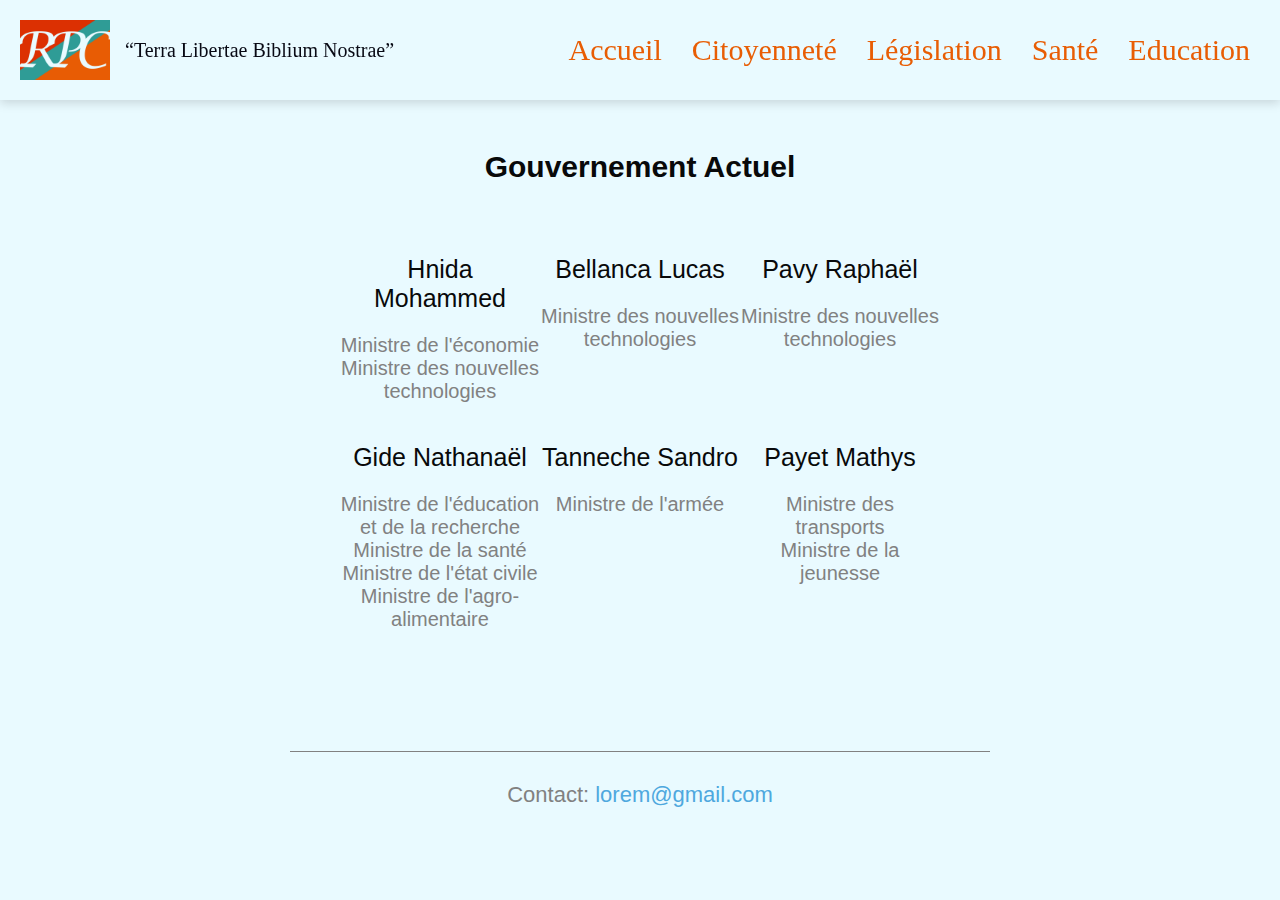
<file: index.html>
<!DOCTYPE html>

<html lang="fr">

	<head>
		<meta charset="utf-8">
		<title>RPC - Accueil</title>
		<link rel="stylesheet" href="navbar.css">
		<link rel="stylesheet" href="style.css">
	</head>

	<body>

		<header>
			<div class="c_logo">
				<img src="img/RPC.jpg" alt="Drapeau numérique RPC">
				<h1 class="devise">“Terra Libertae Biblium Nostrae”</h1>
			</div>
			<button class="btn_menu" onclick="menu()">
				<svg xmlns="http://www.w3.org/2000/svg" fill="currentColor" class="open_menu bi bi-list" viewBox="0 0 16 16">
  			<path fill-rule="evenodd" d="M2.5 12a.5.5 0 0 1 .5-.5h10a.5.5 0 0 1 0 1H3a.5.5 0 0 1-.5-.5zm0-4a.5.5 0 0 1 .5-.5h10a.5.5 0 0 1 0 1H3a.5.5 0 0 1-.5-.5zm0-4a.5.5 0 0 1 .5-.5h10a.5.5 0 0 1 0 1H3a.5.5 0 0 1-.5-.5z"/>
				</svg>
				<svg xmlns="http://www.w3.org/2000/svg" fill="currentColor" class="close_menu bi bi-x" viewBox="0 0 16 16">
  			<path d="M4.646 4.646a.5.5 0 0 1 .708 0L8 7.293l2.646-2.647a.5.5 0 0 1 .708.708L8.707 8l2.647 2.646a.5.5 0 0 1-.708.708L8 8.707l-2.646 2.647a.5.5 0 0 1-.708-.708L7.293 8 4.646 5.354a.5.5 0 0 1 0-.708z"/>
				</svg>
			</button>
			<nav class="nav">
				<ul>
					<a href="index.html"><li>Accueil</li></a>
					<a href="citoyennete.html"><li>Citoyenneté</li></a>
					<a href="legislation.html"><li>Législation</li></a>
					<a href="sante.html"><li>Santé</li></a>
					<a href="education.html"><li>Education</li></a>
					<!-- <a href="archive.html"><li>Archives</li></a> -->
				</ul>
			</nav>
		</header>

		<main>
			<h1>Gouvernement Actuel</h1>

			<div class="c_gouv">
				<div>
					<h2>Hnida Mohammed</h2>
					<h3>Ministre de l'économie<br>Ministre des nouvelles technologies</h3>
				</div>

				<div>
					<h2>Bellanca Lucas</h2>
					<h3>Ministre des nouvelles technologies</h3>
				</div>

				<div>
					<h2>Pavy Raphaël</h2>
					<h3>Ministre des nouvelles technologies</h3>
				</div>

				<div>
					<h2>Gide Nathanaël</h2>
					<h3>
						Ministre de l'éducation et de la recherche<br>Ministre de la santé
						<br>Ministre de l'état civile<br>Ministre de l'agro-alimentaire
					</h3>
				</div>

				<div>
					<h2>Tanneche Sandro</h2>
					<h3>Ministre de l'armée</h3>
				</div>

				<div>
					<h2>Payet Mathys</h2>
					<h3>Ministre des transports<br>Ministre de la jeunesse</h3>
				</div>
			</div>

			<p>Contact: <a href="#">lorem@gmail.com</a></p>
		</main>

		<script src="app.js"></script>

	</body>

</html>
</file>
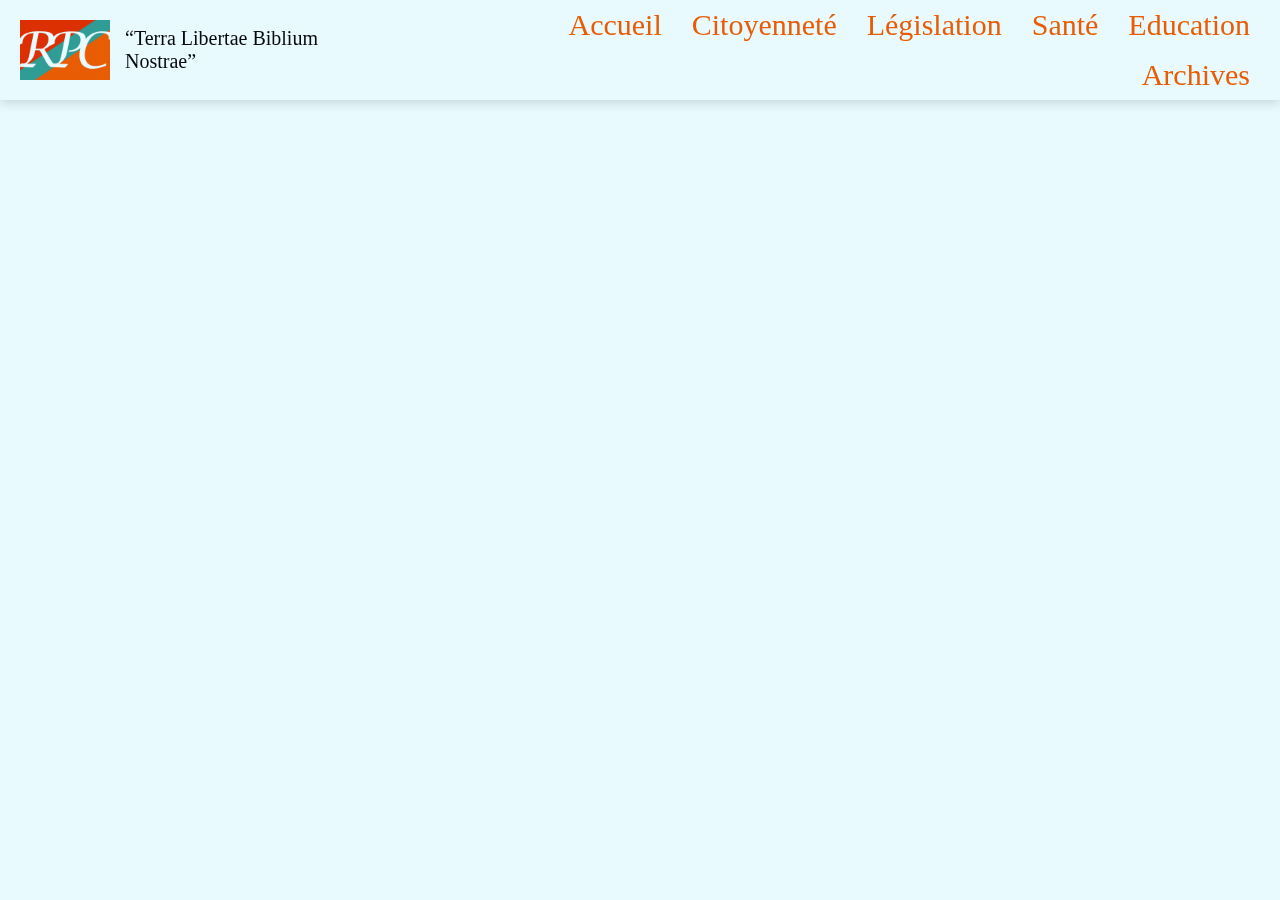
<file: archive.html>
<!DOCTYPE html>

<html lang="fr">

	<head>
		<meta charset="utf-8">
		<title>RPC - Archive</title>
		<link rel="stylesheet" href="navbar.css">
		<link rel="stylesheet" href="style.css">
	</head>

	<body>

		<header>
			<div class="c_logo">
				<img src="img/RPC.jpg" alt="Drapeau numérique RPC">
				<h1 class="devise">“Terra Libertae Biblium Nostrae”</h1>
			</div>
			<button class="btn_menu" onclick="menu()">
				<svg xmlns="http://www.w3.org/2000/svg" fill="currentColor" class="open_menu bi bi-list" viewBox="0 0 16 16">
  			<path fill-rule="evenodd" d="M2.5 12a.5.5 0 0 1 .5-.5h10a.5.5 0 0 1 0 1H3a.5.5 0 0 1-.5-.5zm0-4a.5.5 0 0 1 .5-.5h10a.5.5 0 0 1 0 1H3a.5.5 0 0 1-.5-.5zm0-4a.5.5 0 0 1 .5-.5h10a.5.5 0 0 1 0 1H3a.5.5 0 0 1-.5-.5z"/>
				</svg>
				<svg xmlns="http://www.w3.org/2000/svg" fill="currentColor" class="close_menu bi bi-x" viewBox="0 0 16 16">
  			<path d="M4.646 4.646a.5.5 0 0 1 .708 0L8 7.293l2.646-2.647a.5.5 0 0 1 .708.708L8.707 8l2.647 2.646a.5.5 0 0 1-.708.708L8 8.707l-2.646 2.647a.5.5 0 0 1-.708-.708L7.293 8 4.646 5.354a.5.5 0 0 1 0-.708z"/>
				</svg>
			</button>
			<nav class="nav">
				<ul>
					<a href="index.html"><li>Accueil</li></a>
					<a href="citoyennete.html"><li>Citoyenneté</li></a>
					<a href="legislation.html"><li>Législation</li></a>
					<a href="sante.html"><li>Santé</li></a>
					<a href="education.html"><li>Education</li></a>
					<a href="archive.html"><li>Archives</li></a>
				</ul>
			</nav>
		</header>

		<main>

		</main>

		<script src="app.js"></script>

	</body>

</html>
</file>
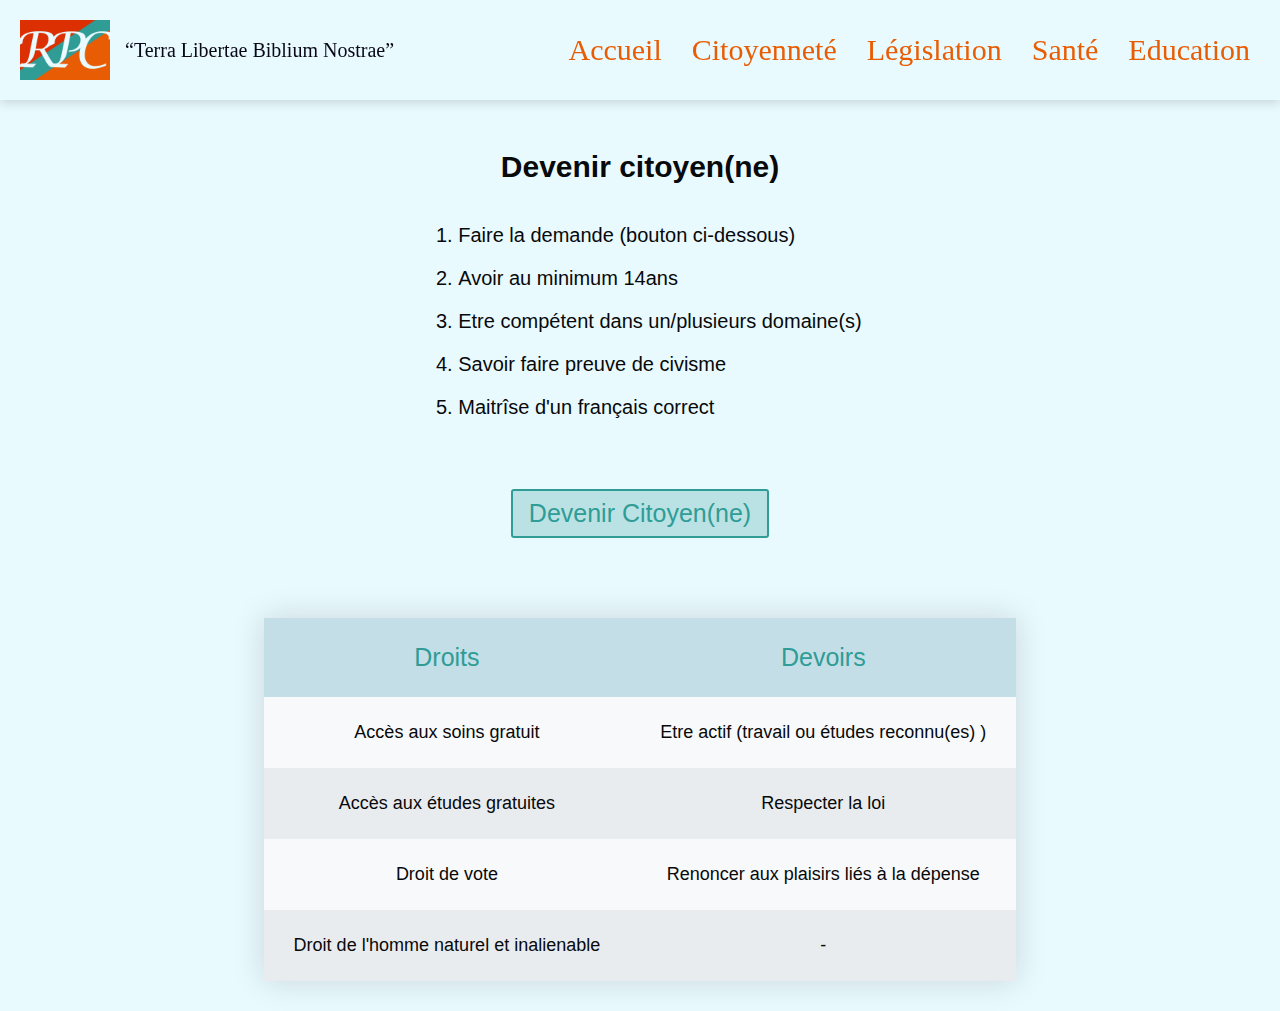
<file: citoyennete.html>
<!DOCTYPE html>

<html lang="fr">

	<head>
		<meta charset="utf-8">
		<title>RPC - Citoyenneté</title>
		<link rel="stylesheet" href="navbar.css">
		<link rel="stylesheet" href="style2.css">
	</head>

	<body>

		<header>
			<div class="c_logo">
				<img src="img/RPC.jpg" alt="Drapeau numérique RPC">
				<h1 class="devise">“Terra Libertae Biblium Nostrae”</h1>
			</div>
			<button class="btn_menu" onclick="menu()">
				<svg xmlns="http://www.w3.org/2000/svg" fill="currentColor" class="open_menu bi bi-list" viewBox="0 0 16 16">
  			<path fill-rule="evenodd" d="M2.5 12a.5.5 0 0 1 .5-.5h10a.5.5 0 0 1 0 1H3a.5.5 0 0 1-.5-.5zm0-4a.5.5 0 0 1 .5-.5h10a.5.5 0 0 1 0 1H3a.5.5 0 0 1-.5-.5zm0-4a.5.5 0 0 1 .5-.5h10a.5.5 0 0 1 0 1H3a.5.5 0 0 1-.5-.5z"/>
				</svg>
				<svg xmlns="http://www.w3.org/2000/svg" fill="currentColor" class="close_menu bi bi-x" viewBox="0 0 16 16">
  			<path d="M4.646 4.646a.5.5 0 0 1 .708 0L8 7.293l2.646-2.647a.5.5 0 0 1 .708.708L8.707 8l2.647 2.646a.5.5 0 0 1-.708.708L8 8.707l-2.646 2.647a.5.5 0 0 1-.708-.708L7.293 8 4.646 5.354a.5.5 0 0 1 0-.708z"/>
				</svg>
			</button>
			<nav class="nav">
				<ul>
					<a href="index.html"><li>Accueil</li></a>
					<a href="citoyennete.html"><li>Citoyenneté</li></a>
					<a href="legislation.html"><li>Législation</li></a>
					<a href="sante.html"><li>Santé</li></a>
					<a href="education.html"><li>Education</li></a>
					<!-- <a href="archive.html"><li>Archives</li></a> -->
				</ul>
			</nav>
		</header>

		<main>
			<h1>Devenir citoyen(ne)</h1>

			<ul>
				<li>Faire la demande (bouton ci-dessous)</li>
				<li>Avoir au minimum 14ans</li>
				<li>Etre compétent dans un/plusieurs domaine(s)</li>
				<li>Savoir faire preuve de civisme</li>
				<li>Maitrîse d'un français correct</li>
			</ul>

			<button type="button" name="button">Devenir Citoyen(ne)</button>

			<table>
				<thead>
					<tr>
						<td>Droits</td>
						<td>Devoirs</td>
					</tr>
				</thead>

				<tbody>
					<tr>
						<td>Accès aux soins gratuit</td>
						<td>Etre actif (travail ou études reconnu(es) )</td>
					</tr>

					<tr>
						<td>Accès aux études gratuites</td>
						<td>Respecter la loi</td>
					</tr>

					<tr>
						<td>Droit de vote</td>
						<td>Renoncer aux plaisirs liés à la dépense</td>
					</tr>

					<tr>
						<td>Droit de l'homme naturel et inalienable</td>
						<td>-</td>
					</tr>
				</tbody>
			</table>
		</main>

		<script src="app.js"></script>

	</body>

</html>
</file>
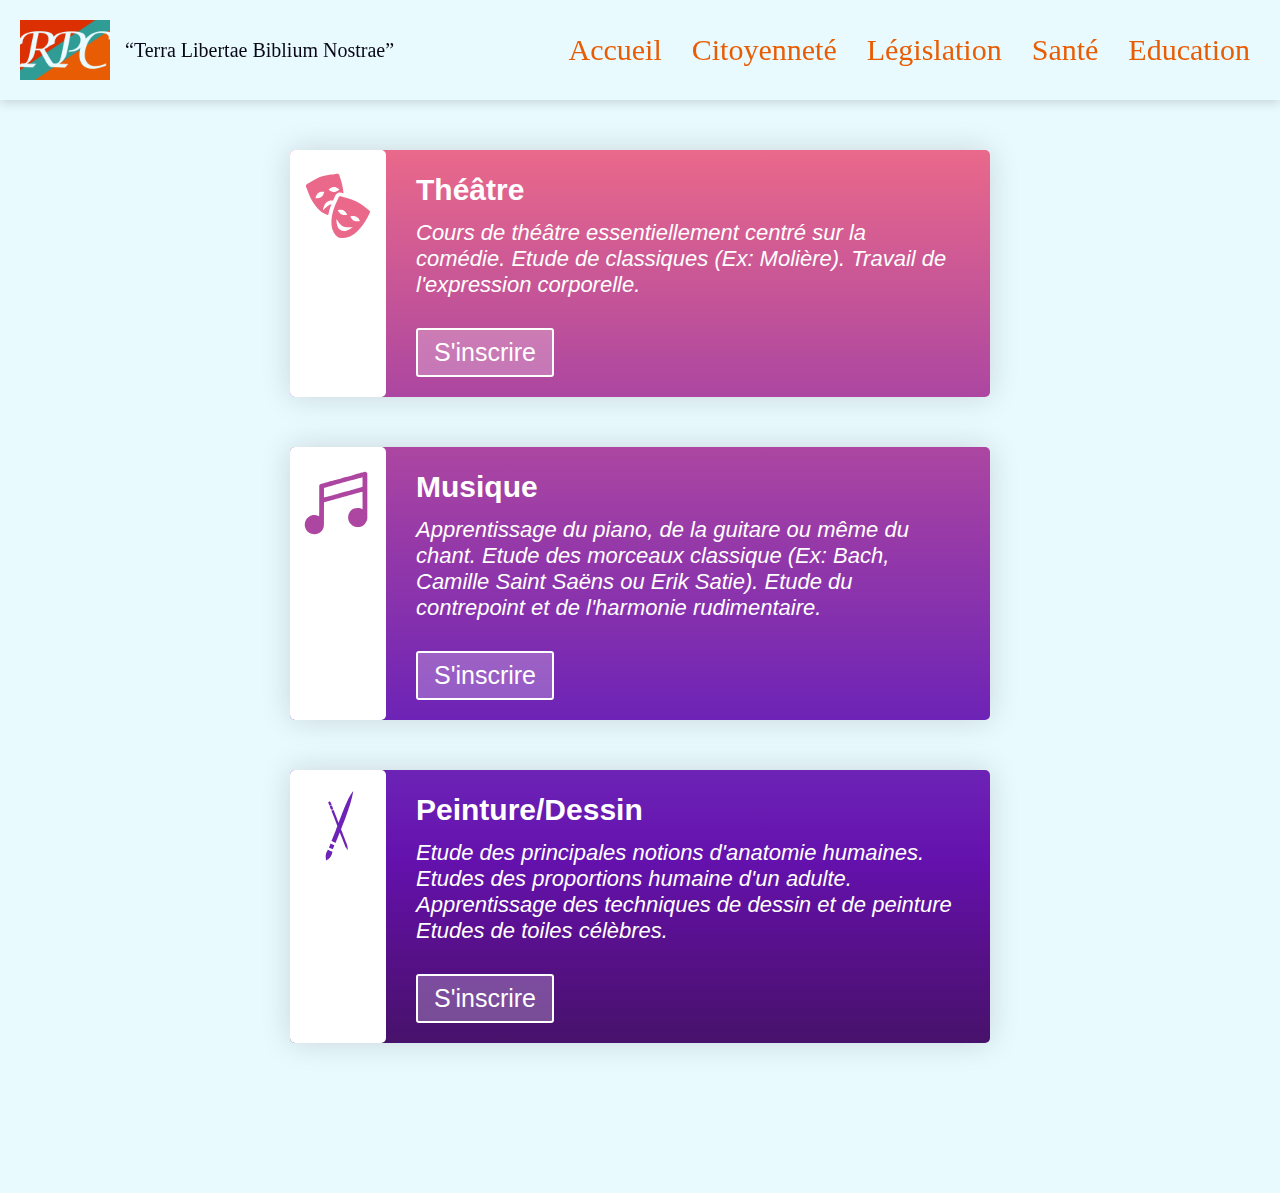
<file: education.html>
<!DOCTYPE html>

<html lang="fr">

	<head>
		<meta charset="utf-8">
		<title>RPC - Education</title>
		<link rel="stylesheet" href="navbar.css">
		<link rel="stylesheet" href="style5.css">
	</head>

	<body>

		<header>
			<div class="c_logo">
				<img src="img/RPC.jpg" alt="Drapeau numérique RPC">
				<h1 class="devise">“Terra Libertae Biblium Nostrae”</h1>
			</div>
			<button class="btn_menu" onclick="menu()">
				<svg xmlns="http://www.w3.org/2000/svg" fill="currentColor" class="open_menu bi bi-list" viewBox="0 0 16 16">
  			<path fill-rule="evenodd" d="M2.5 12a.5.5 0 0 1 .5-.5h10a.5.5 0 0 1 0 1H3a.5.5 0 0 1-.5-.5zm0-4a.5.5 0 0 1 .5-.5h10a.5.5 0 0 1 0 1H3a.5.5 0 0 1-.5-.5zm0-4a.5.5 0 0 1 .5-.5h10a.5.5 0 0 1 0 1H3a.5.5 0 0 1-.5-.5z"/>
				</svg>
				<svg xmlns="http://www.w3.org/2000/svg" fill="currentColor" class="close_menu bi bi-x" viewBox="0 0 16 16">
  			<path d="M4.646 4.646a.5.5 0 0 1 .708 0L8 7.293l2.646-2.647a.5.5 0 0 1 .708.708L8.707 8l2.647 2.646a.5.5 0 0 1-.708.708L8 8.707l-2.646 2.647a.5.5 0 0 1-.708-.708L7.293 8 4.646 5.354a.5.5 0 0 1 0-.708z"/>
				</svg>
			</button>
			<nav class="nav">
				<ul>
					<a href="index.html"><li>Accueil</li></a>
					<a href="citoyennete.html"><li>Citoyenneté</li></a>
					<a href="legislation.html"><li>Législation</li></a>
					<a href="sante.html"><li>Santé</li></a>
					<a href="education.html"><li>Education</li></a>
					<!-- <a href="archive.html"><li>Archives</li></a> -->
				</ul>
			</nav>
		</header>

		<main>

			<div class="card c1">
				<div class="c_logo">
					<?xml version="1.0" standalone="no"?>
						<svg version="1.0" xmlns="http://www.w3.org/2000/svg" viewBox="0 0 1000.000000 1000.000000" preserveAspectRatio="xMidYMid meet">
							<g transform="translate(0.000000,1000.000000) scale(0.100000,-0.100000)" fill="#EA698B" stroke="none">
							<path d="M4875 9470 c-69 -6 -372 -48 -575 -79 -36 -6 -137 -20 -225 -31 -201
							-27 -425 -63 -625 -101 -85 -16 -168 -32 -185 -35 -82 -15 -353 -81 -432 -105
							-368 -111 -522 -171 -853 -335 -205 -102 -423 -223 -623 -346 -204 -126 -539
							-328 -542 -328 -2 0 -34 -19 -72 -42 -187 -117 -208 -143 -207 -258 0 -81 7
							-104 91 -305 28 -66 63 -154 78 -195 15 -41 42 -115 60 -165 18 -49 46 -124
							61 -165 15 -41 36 -95 47 -120 10 -25 26 -59 33 -77 8 -17 14 -34 14 -37 0 -3
							13 -34 29 -68 15 -35 32 -74 36 -88 19 -60 231 -504 320 -670 91 -168 107
							-197 202 -355 491 -819 1088 -1403 1728 -1692 161 -73 392 -149 407 -135 4 4
							23 84 42 177 19 94 42 197 51 230 9 33 29 110 45 170 29 110 43 158 119 398
							38 123 135 391 168 470 9 20 14 40 11 43 -11 10 -183 -39 -262 -76 -101 -46
							-261 -149 -382 -245 -113 -90 -345 -320 -443 -437 -65 -80 -102 -110 -88 -75
							3 8 8 40 12 73 26 228 152 596 267 779 87 138 220 281 326 352 92 61 206 112
							310 139 81 22 119 26 232 26 74 -1 157 -6 183 -12 27 -6 52 -8 57 -5 5 3 25
							38 44 78 115 243 186 396 186 402 0 5 39 93 82 183 42 89 110 186 182 260 119
							123 221 177 401 213 132 26 352 -13 522 -93 24 -11 46 -18 50 -15 5 6 -20 275
							-38 397 -21 144 -51 325 -79 475 -18 95 -60 283 -105 465 -53 218 -139 509
							-235 800 -21 63 -48 149 -59 190 -53 198 -67 235 -107 287 -30 40 -97 80 -144
							86 -19 2 -71 1 -115 -3z m-342 -1840 c90 -9 112 -15 232 -59 135 -49 400 -225
							400 -266 0 -20 -123 -126 -223 -191 -190 -124 -407 -185 -578 -164 -228 28
							-409 115 -642 307 -17 14 -9 29 43 74 204 176 369 261 570 294 101 17 94 16
							198 5z m-1490 -646 c26 -5 37 -12 37 -24 0 -30 -67 -252 -97 -320 -165 -380
							-472 -569 -923 -570 -58 0 -122 3 -143 7 l-38 6 6 41 c8 50 58 223 78 268 101
							230 200 354 368 461 92 59 277 120 394 130 74 7 280 7 318 1z"/>
							<path d="M5253 6350 c-91 -21 -145 -88 -221 -273 -28 -67 -73 -170 -100 -228
							-95 -199 -152 -321 -152 -325 0 -2 -13 -32 -29 -66 -15 -35 -52 -119 -80 -188
							-29 -69 -56 -134 -61 -145 -29 -69 -73 -184 -103 -270 -20 -55 -49 -138 -65
							-185 -28 -77 -111 -339 -127 -400 -3 -14 -10 -38 -15 -55 -29 -104 -54 -198
							-66 -252 -8 -35 -21 -93 -29 -130 -41 -181 -66 -342 -95 -593 -37 -322 -27
							-795 21 -1070 16 -91 78 -349 89 -368 5 -10 21 -55 36 -102 15 -47 38 -110 52
							-140 65 -146 101 -220 126 -259 15 -24 39 -63 52 -87 48 -85 177 -247 278
							-348 216 -215 359 -282 676 -316 346 -36 711 23 1115 180 227 89 548 277 775
							454 338 264 714 654 1006 1041 305 406 605 893 860 1395 37 74 95 182 127 239
							149 264 167 330 116 431 -25 50 -71 90 -274 240 -99 74 -220 163 -270 200 -49
							36 -142 105 -205 151 -454 335 -851 586 -1221 770 -273 136 -826 340 -1219
							449 -19 5 -75 21 -125 35 -49 14 -108 31 -130 37 -22 6 -53 15 -70 20 -300 88
							-615 171 -635 167 -3 -1 -19 -4 -37 -9z m177 -1870 c177 -21 285 -57 405 -135
							150 -96 258 -213 362 -391 70 -118 89 -162 77 -174 -34 -33 -449 -52 -566 -25
							-236 53 -416 169 -570 371 -87 113 -183 291 -167 310 5 6 42 16 82 23 215 34
							252 36 377 21z m1856 -876 c177 -35 337 -119 467 -247 97 -96 152 -168 222
							-292 76 -136 78 -142 54 -155 -82 -44 -433 -57 -579 -22 -226 55 -391 162
							-543 352 -71 90 -174 262 -183 308 -6 30 -5 30 47 41 122 24 170 28 300 30 89
							1 164 -4 215 -15z m-2427 -500 c131 -236 314 -480 497 -660 258 -254 464 -346
							861 -385 199 -20 681 3 802 37 100 29 -155 -174 -396 -315 -320 -187 -551
							-256 -824 -248 -200 6 -293 31 -439 118 -303 179 -476 505 -551 1034 -15 100
							-24 515 -11 515 4 0 32 -43 61 -96z"/>
							</g>
						</svg>

				</div>

				<div class="c_other">
					<h1>Théâtre</h1>
					<p>
						Cours de théâtre essentiellement centré sur la comédie. Etude de classiques (Ex: Molière). Travail de l'expression corporelle.
					</p>
					<button class="btn" type="button" name="button">S'inscrire</button>
				</div>
			</div>

			<div class="card c2">
				<div class="c_logo">
					<?xml version="1.0" standalone="no"?>
						<svg version="1.0" xmlns="http://www.w3.org/2000/svg" viewBox="0 0 1000.000000 1000.000000" preserveAspectRatio="xMidYMid meet">
							<g transform="translate(0.000000,1000.000000) scale(0.100000,-0.100000)" fill="#AC46A1" stroke="none">
							<path d="M8640 9321 c-30 -11 -170 -52 -310 -91 -530 -148 -612 -171 -860
							-240 -140 -39 -334 -93 -430 -120 -237 -66 -665 -185 -950 -264 -129 -36 -431
							-119 -670 -186 -239 -67 -541 -150 -670 -186 -129 -36 -291 -81 -360 -101 -69
							-19 -204 -56 -300 -83 -473 -131 -1164 -324 -1240 -346 -47 -13 -116 -29 -155
							-35 -124 -17 -218 -82 -270 -185 l-30 -59 -3 -2142 c-1 -1179 -4 -2143 -7
							-2143 -3 0 -40 17 -83 39 -442 222 -965 178 -1374 -116 -44 -32 -121 -101
							-172 -154 -182 -190 -291 -396 -348 -662 -28 -133 -30 -369 -4 -500 96 -493
							438 -878 911 -1030 153 -49 237 -61 410 -61 365 2 669 128 931 389 192 191
							306 395 370 665 17 70 19 187 24 1729 l5 1654 25 8 c14 4 131 37 260 72 514
							143 835 231 1035 287 116 32 302 84 415 115 273 76 596 165 810 225 96 27 324
							90 505 140 182 50 452 125 600 166 149 42 374 104 500 139 127 35 354 98 505
							140 151 42 364 101 473 131 108 30 204 57 212 60 13 5 15 -134 15 -1215 l0
							-1221 -79 40 c-192 96 -327 130 -547 137 -251 8 -426 -28 -635 -132 -189 -94
							-370 -247 -489 -413 -75 -104 -171 -298 -200 -402 -67 -244 -67 -511 0 -756
							30 -112 137 -323 214 -426 202 -266 513 -456 840 -513 114 -19 337 -20 450 0
							264 46 508 169 699 354 204 197 326 417 389 703 l23 103 0 3125 0 3125 -26 56
							c-58 122 -154 189 -282 196 -54 3 -86 -1 -127 -16z m-230 -1410 c0 -629 -1
							-670 -17 -675 -10 -3 -126 -35 -258 -71 -473 -131 -594 -165 -865 -240 -151
							-42 -381 -106 -510 -141 -129 -36 -314 -87 -410 -114 -96 -27 -281 -78 -410
							-113 -129 -36 -359 -100 -510 -142 -151 -42 -338 -94 -415 -115 -77 -21 -360
							-100 -630 -175 -269 -75 -578 -161 -685 -190 -107 -30 -293 -81 -413 -114
							-120 -34 -222 -61 -227 -61 -6 0 -10 252 -10 670 l0 669 53 15 c28 8 93 26
							142 39 50 14 279 77 510 141 407 113 587 163 955 266 96 27 324 90 505 140
							182 50 452 125 600 166 149 42 374 104 500 139 127 35 352 97 500 138 149 42
							524 146 835 232 311 86 601 167 645 180 44 12 88 23 98 24 16 1 17 -37 17
							-668z"/>
							</g>
						</svg>

				</div>

				<div class="c_other">
					<h1>Musique</h1>
					<p>
						Apprentissage du piano, de la guitare ou même du chant.
						Etude des morceaux classique (Ex: Bach, Camille Saint Saëns ou Erik Satie).
						Etude du contrepoint et de l'harmonie rudimentaire.
					</p>
					<button class="btn" type="button" name="button">S'inscrire</button>
				</div>
			</div>

			<div class="card c3">
				<div class="c_logo">
					<?xml version="1.0" standalone="no"?>
						<svg version="1.0" xmlns="http://www.w3.org/2000/svg" viewBox="0 0 1000.000000 1000.000000" preserveAspectRatio="xMidYMid meet">
							<g transform="translate(0.000000,1000.000000) scale(0.100000,-0.100000)" fill="#6D23B6" stroke="none">
								<path d="M7038 9758 c-36 -46 -91 -123 -124 -173 -32 -49 -62 -92 -65 -95 -10
							-9 -216 -355 -241 -405 -14 -28 -39 -77 -57 -108 -78 -140 -265 -524 -356
							-732 -29 -66 -69 -156 -90 -200 -20 -44 -47 -107 -60 -141 -13 -34 -28 -70
							-34 -80 -13 -23 -107 -251 -126 -303 -7 -21 -18 -47 -24 -57 -6 -11 -24 -55
							-41 -99 -17 -44 -37 -93 -44 -110 -8 -16 -19 -46 -26 -65 -7 -19 -19 -48 -26
							-65 -29 -70 -98 -244 -114 -290 -10 -27 -42 -108 -70 -180 -28 -71 -52 -138
							-53 -147 -1 -10 -4 -18 -8 -18 -3 0 -16 -28 -29 -62 -12 -35 -44 -121 -72
							-193 -27 -71 -69 -182 -92 -245 -24 -63 -58 -152 -75 -198 -18 -45 -29 -88
							-25 -94 4 -6 3 -8 -3 -5 -6 4 -17 -14 -26 -41 -8 -26 -27 -77 -41 -113 -14
							-37 -22 -69 -19 -73 4 -3 0 -6 -9 -6 -17 0 5 -56 -410 1025 -154 402 -284 734
							-289 739 -7 8 -285 -56 -297 -69 -9 -8 10 -58 258 -700 490 -1268 562 -1458
							556 -1474 -7 -21 -51 -140 -61 -166 -52 -132 -107 -277 -109 -287 -2 -7 -8
							-24 -13 -38 -6 -14 -36 -90 -68 -170 -31 -80 -77 -195 -102 -257 -24 -62 -42
							-117 -38 -123 3 -5 2 -10 -3 -10 -11 0 -32 -45 -32 -70 0 -11 -4 -20 -10 -20
							-5 0 -10 -5 -10 -11 0 -5 -8 -29 -18 -52 -11 -23 -36 -87 -58 -142 -21 -55
							-44 -111 -51 -124 -6 -14 -10 -28 -7 -33 3 -4 0 -8 -5 -8 -6 0 -11 -6 -11 -12
							0 -7 -6 -24 -13 -38 -11 -22 -49 -116 -52 -130 -1 -3 -11 -27 -23 -53 -12 -27
							-22 -50 -22 -53 0 -2 -11 -27 -24 -56 -64 -137 -84 -196 -73 -207 6 -6 14 -11
							18 -11 6 0 205 -95 449 -214 47 -22 88 -42 91 -44 7 -3 50 96 83 193 13 39 49
							133 79 210 62 157 107 275 111 290 2 6 8 21 13 35 6 14 21 50 32 80 12 30 31
							74 41 97 11 24 20 46 20 51 0 4 15 44 34 89 19 45 32 84 28 88 -4 3 -2 9 4 13
							5 4 22 36 38 72 15 36 31 74 36 85 5 11 21 53 36 93 15 40 31 69 35 65 3 -5
							121 -307 262 -673 141 -366 309 -802 373 -970 65 -168 128 -319 141 -336 13
							-17 23 -34 23 -38 0 -5 10 -22 23 -39 29 -42 45 -68 53 -89 3 -9 12 -19 20
							-22 8 -3 14 -10 14 -16 0 -7 23 -45 50 -86 28 -41 50 -77 50 -81 0 -3 11 -21
							25 -39 14 -18 25 -35 25 -38 0 -4 14 -25 31 -49 l31 -42 -7 45 c-3 25 -8 65
							-10 90 -2 25 -8 99 -15 165 -17 182 -21 235 -24 295 -2 44 -45 165 -225 630
							-234 604 -581 1505 -637 1651 l-33 86 22 64 c13 35 26 69 29 75 4 6 42 98 84
							205 41 107 114 290 160 406 46 117 84 218 84 226 0 7 4 17 8 22 5 6 21 44 37
							85 15 41 33 89 41 105 13 30 134 348 184 485 15 41 42 113 60 160 17 47 49
							135 70 195 21 61 56 158 79 217 67 176 302 888 296 898 -3 5 -1 11 4 15 6 3
							14 20 19 38 5 18 39 129 75 247 71 233 142 483 162 570 7 30 25 100 39 155 15
							55 36 134 47 175 12 41 22 91 24 110 2 19 17 87 34 150 16 64 32 136 36 160 3
							25 10 59 15 75 8 27 20 94 25 135 1 8 9 49 17 90 27 129 41 211 35 216 -2 3
							-34 -32 -69 -78z"/>
							<path d="M3735 8384 c-68 -17 -76 -23 -91 -66 -9 -28 -5 -45 28 -132 22 -56
							57 -148 79 -206 22 -58 44 -115 49 -127 l9 -21 58 19 c32 10 99 31 148 45 50
							15 93 30 98 34 7 6 -103 302 -140 375 -47 90 -110 111 -238 79z"/>
							<path d="M4135 7830 c-11 -5 -45 -15 -75 -24 -157 -43 -210 -62 -210 -72 0
							-11 136 -375 167 -446 17 -40 26 -44 68 -28 14 5 49 14 78 19 167 31 182 36
							181 56 -1 11 -40 121 -88 245 -47 124 -86 230 -86 237 0 17 -12 22 -35 13z"/>
							<path d="M3957 2518 c-15 -43 -36 -97 -149 -371 -36 -86 -57 -151 -52 -156 5
							-5 52 -23 104 -41 52 -18 106 -37 120 -43 14 -5 79 -29 145 -52 66 -23 128
							-45 137 -50 14 -5 22 4 41 47 36 78 70 160 117 278 23 58 50 123 61 146 30 64
							27 69 -58 102 -107 42 -371 150 -410 168 -17 7 -33 14 -36 14 -2 0 -11 -19
							-20 -42z"/>
							<path d="M3520 1570 c-108 -182 -155 -297 -198 -485 -25 -106 -34 -179 -36
							-295 -2 -84 17 -321 28 -350 3 -8 7 -31 9 -50 11 -94 30 -160 48 -165 11 -4
							19 -11 19 -16 0 -6 -5 -7 -11 -3 -7 4 -10 1 -7 -7 7 -22 33 -16 36 8 2 13 8
							23 15 23 13 0 159 98 201 135 16 14 32 25 35 25 12 0 121 109 121 121 0 7 3
							10 6 6 10 -10 112 112 184 220 76 113 127 215 170 337 47 134 93 326 85 349
							-3 7 -124 59 -268 116 -222 88 -328 132 -358 148 -4 2 -39 -51 -79 -117z"/>
							</g>
						</svg>
				</div>

				<div class="c_other">
					<h1>Peinture/Dessin</h1>
					<p>
						Etude des principales notions d'anatomie humaines.
						Etudes des proportions humaine d'un adulte. Apprentissage des techniques de dessin et de peinture
						Etudes de toiles célèbres.
					</p>
					<button class="btn" type="button" name="button">S'inscrire</button>
				</div>
			</div>

		</main>

		<script src="app.js"></script>

	</body>

</html>
</file>
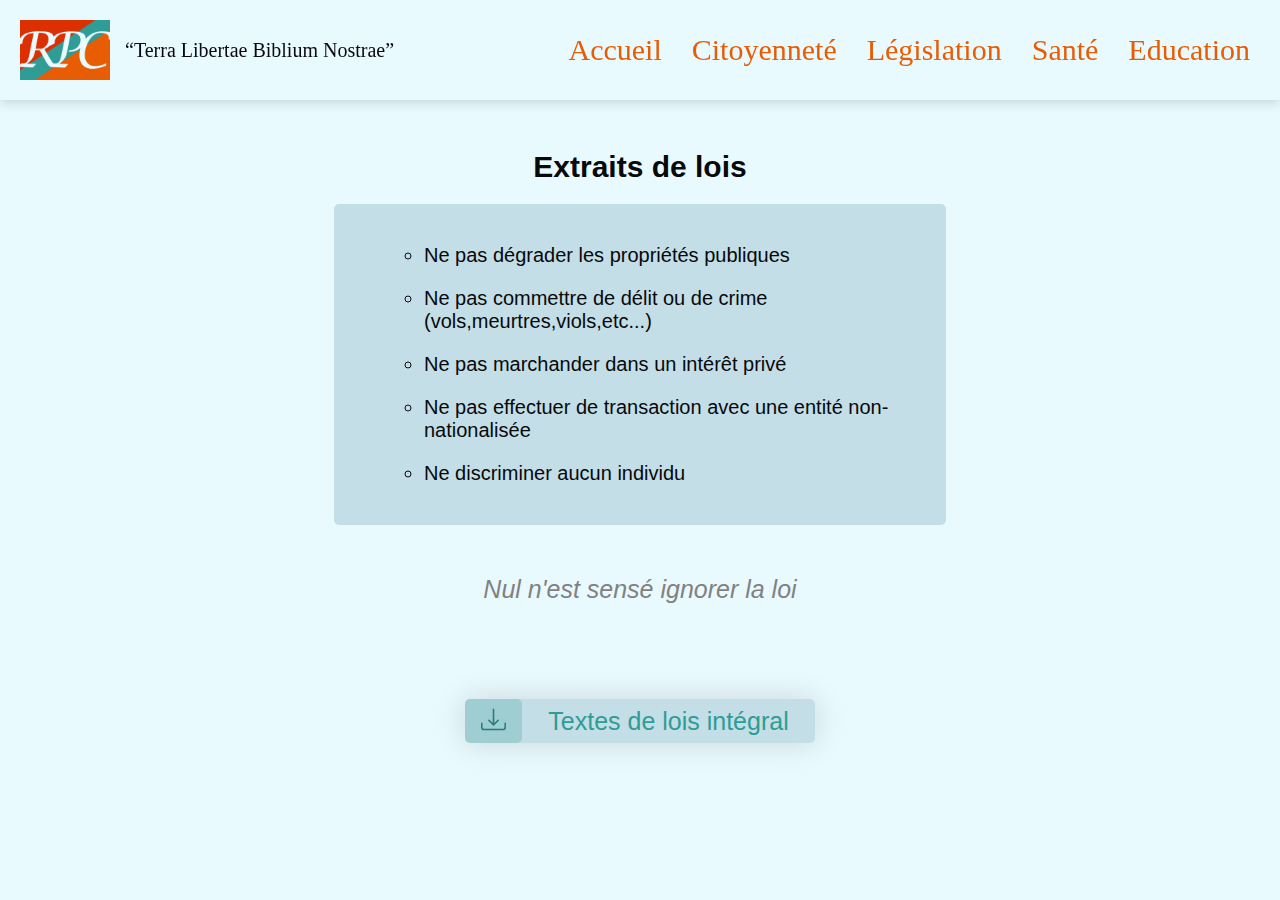
<file: legislation.html>
<!DOCTYPE html>

<html lang="fr">

	<head>
		<meta charset="utf-8">
		<title>RPC - Législation</title>
		<link rel="stylesheet" href="navbar.css">
		<link rel="stylesheet" href="style3.css">
	</head>

	<body>

		<header>
			<div class="c_logo">
				<img src="img/RPC.jpg" alt="Drapeau numérique RPC">
				<h1 class="devise">“Terra Libertae Biblium Nostrae”</h1>
			</div>
			<button class="btn_menu" onclick="menu()">
				<svg xmlns="http://www.w3.org/2000/svg" fill="currentColor" class="open_menu bi bi-list" viewBox="0 0 16 16">
  			<path fill-rule="evenodd" d="M2.5 12a.5.5 0 0 1 .5-.5h10a.5.5 0 0 1 0 1H3a.5.5 0 0 1-.5-.5zm0-4a.5.5 0 0 1 .5-.5h10a.5.5 0 0 1 0 1H3a.5.5 0 0 1-.5-.5zm0-4a.5.5 0 0 1 .5-.5h10a.5.5 0 0 1 0 1H3a.5.5 0 0 1-.5-.5z"/>
				</svg>
				<svg xmlns="http://www.w3.org/2000/svg" fill="currentColor" class="close_menu bi bi-x" viewBox="0 0 16 16">
  			<path d="M4.646 4.646a.5.5 0 0 1 .708 0L8 7.293l2.646-2.647a.5.5 0 0 1 .708.708L8.707 8l2.647 2.646a.5.5 0 0 1-.708.708L8 8.707l-2.646 2.647a.5.5 0 0 1-.708-.708L7.293 8 4.646 5.354a.5.5 0 0 1 0-.708z"/>
				</svg>
			</button>
			<nav class="nav">
				<ul>
					<a href="index.html"><li>Accueil</li></a>
					<a href="citoyennete.html"><li>Citoyenneté</li></a>
					<a href="legislation.html"><li>Législation</li></a>
					<a href="sante.html"><li>Santé</li></a>
					<a href="education.html"><li>Education</li></a>
					<!-- <a href="archive.html"><li>Archives</li></a> -->
				</ul>
			</nav>
		</header>

		<main>
			<h1>Extraits de lois</h1>

			<div class="c_extrait">
				<ul>
					<li>Ne pas dégrader les propriétés publiques</li>
					<li>Ne pas commettre de délit ou de crime (vols,meurtres,viols,etc...)</li>
					<li>Ne pas marchander dans un intérêt privé</li>
					<li>Ne pas effectuer de transaction avec une entité non-nationalisée</li>
					<li>Ne discriminer aucun individu</li>
				</ul>
			</div>

			<p>Nul n'est sensé ignorer la loi</p>

			<div class="c_pdf">
				<a href="lois.pdf" download>
					<button>
						<svg xmlns="http://www.w3.org/2000/svg" fill="currentColor" class="bi bi-download" viewBox="0 0 16 16">
	  				<path d="M.5 9.9a.5.5 0 0 1 .5.5v2.5a1 1 0 0 0 1 1h12a1 1 0 0 0 1-1v-2.5a.5.5 0 0 1 1 0v2.5a2 2 0 0 1-2 2H2a2 2 0 0 1-2-2v-2.5a.5.5 0 0 1 .5-.5z"/>
	  				<path d="M7.646 11.854a.5.5 0 0 0 .708 0l3-3a.5.5 0 0 0-.708-.708L8.5 10.293V1.5a.5.5 0 0 0-1 0v8.793L5.354 8.146a.5.5 0 1 0-.708.708l3 3z"/>
						</svg>
					</button>
				</a>
				<p>Textes de lois intégral</p>
			</div>

		</main>

		<script src="app.js"></script>

	</body>

</html>
</file>
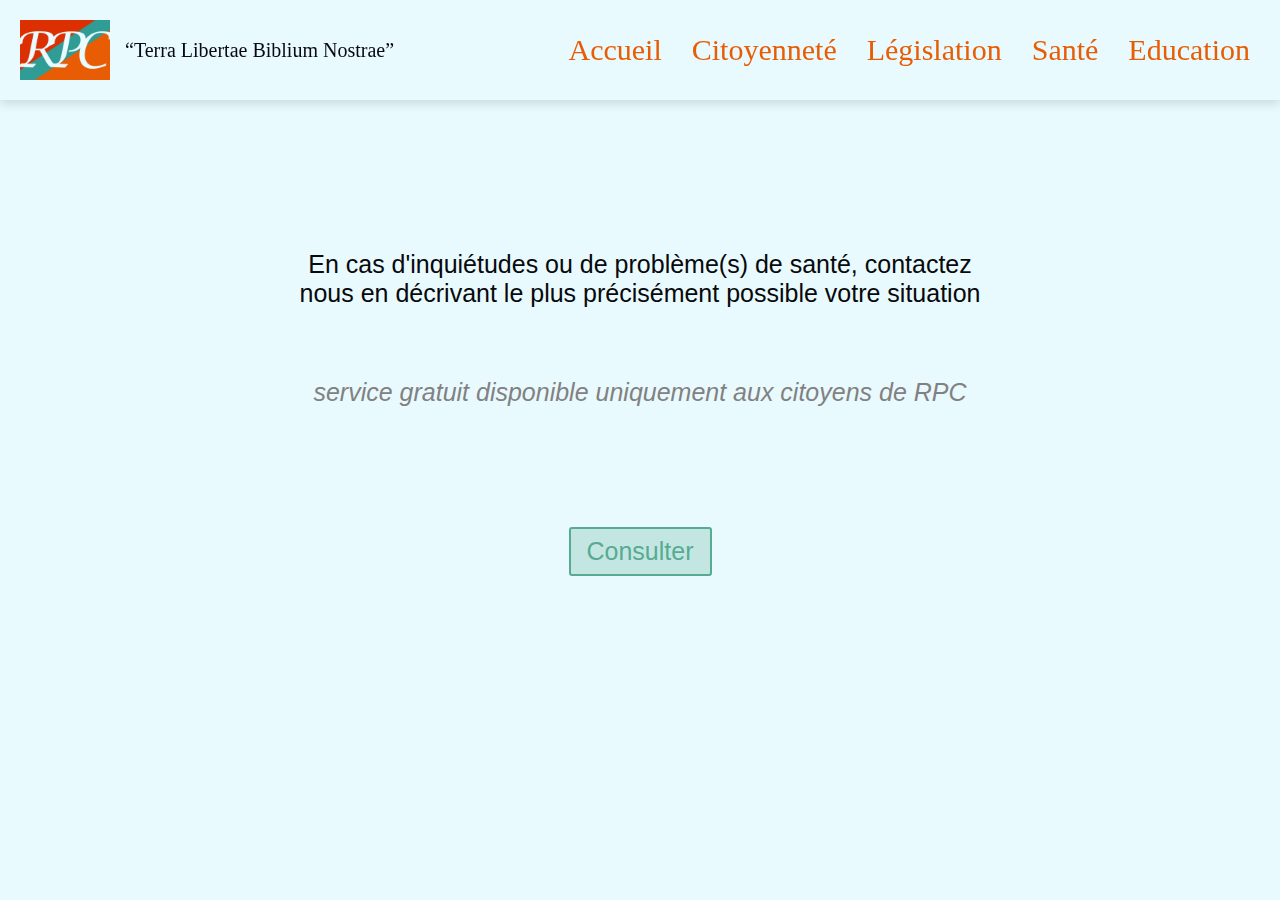
<file: sante.html>
<!DOCTYPE html>

<html lang="fr">

	<head>
		<meta charset="utf-8">
		<title>RPC - Santé</title>
		<link rel="stylesheet" href="navbar.css">
		<link rel="stylesheet" href="style4.css">
	</head>

	<body>

		<header>
			<div class="c_logo">
				<img src="img/RPC.jpg" alt="Drapeau numérique RPC">
				<h1 class="devise">“Terra Libertae Biblium Nostrae”</h1>
			</div>
			<button class="btn_menu" onclick="menu()">
				<svg xmlns="http://www.w3.org/2000/svg" fill="currentColor" class="open_menu bi bi-list" viewBox="0 0 16 16">
  			<path fill-rule="evenodd" d="M2.5 12a.5.5 0 0 1 .5-.5h10a.5.5 0 0 1 0 1H3a.5.5 0 0 1-.5-.5zm0-4a.5.5 0 0 1 .5-.5h10a.5.5 0 0 1 0 1H3a.5.5 0 0 1-.5-.5zm0-4a.5.5 0 0 1 .5-.5h10a.5.5 0 0 1 0 1H3a.5.5 0 0 1-.5-.5z"/>
				</svg>
				<svg xmlns="http://www.w3.org/2000/svg" fill="currentColor" class="close_menu bi bi-x" viewBox="0 0 16 16">
  			<path d="M4.646 4.646a.5.5 0 0 1 .708 0L8 7.293l2.646-2.647a.5.5 0 0 1 .708.708L8.707 8l2.647 2.646a.5.5 0 0 1-.708.708L8 8.707l-2.646 2.647a.5.5 0 0 1-.708-.708L7.293 8 4.646 5.354a.5.5 0 0 1 0-.708z"/>
				</svg>
			</button>
			<nav class="nav">
				<ul>
					<a href="index.html"><li>Accueil</li></a>
					<a href="citoyennete.html"><li>Citoyenneté</li></a>
					<a href="legislation.html"><li>Législation</li></a>
					<a href="sante.html"><li>Santé</li></a>
					<a href="education.html"><li>Education</li></a>
					<!-- <a href="archive.html"><li>Archives</li></a> -->
				</ul>
			</nav>
		</header>

		<main>
			<p>En cas d'inquiétudes ou de problème(s) de santé, contactez nous en décrivant le plus précisément possible votre situation</p>
			<p class="detail">service gratuit disponible uniquement aux citoyens de RPC</p>

			<button type="button" name="button">Consulter</button>
		</main>

		<script src="app.js"></script>

	</body>

</html>
</file>
<file: navbar.css>
body{
    margin: 0;
    padding: 0;
    background-color: #E9FAFF;
    user-select: none;
  }

  @media screen and (orientation: landscape) and (min-width: 768px){
    header{
      height: 100px;
      width: 100%;
      background-color: #E9FAFF;
      box-shadow: 0 3px 10px rgba(0,0,0,0.15);
      display: flex;
      align-items: center;
      justify-content: space-between;
      position: fixed;
      top: 0;
      z-index: 100;
    }

    header > .c_logo{
      display: inline-flex;
    }

      header img{
        height: 60px;
        margin: auto;
        margin-left: 20px;
      }

      .devise{
        margin: auto;
        margin-left: 15px;
        font-size: 20px;
        font-weight: lighter;
        font-family: 'calibri';
        color: #080914;
        transition: opacity 4s;
      }

      .btn_menu{
        display: none;
      }

      header > nav{
        height: 100px;
        margin-right: 15px;
        display: block;
        position: relative;
        z-index: 100;
      }

        header > nav > ul{
          height: 100%;
          margin: 0;
          display: flex;
          align-items: center;
          justify-content: flex-end;
          flex-wrap: wrap;
        }

          header a{
            text-decoration: none;
          }

          header > nav > ul li{
            margin: 0 15px;
            font-size: 30px;
            font-family: 'calibri';
            color: #E85D04;
            display: inline;
            transition: color 0.2s;
          }

          header > nav > ul li:hover{
            cursor: pointer;
            color: #A23F02;
          }

      main{
        min-height: 100%;
        position: relative;
        top: 100px;
        z-index: 1;
      }
  }

  @media screen and (orientation: portrait) and (min-width: 768px){
    header{
      height: 150px;
      width: 100%;
      background-color: #E9FAFF;
      box-shadow: 0 3px 30px rgba(0,0,0,0.15);
      display: flex;
      align-items: center;
      justify-content: space-between;
      position: fixed;
      top: 0;
      z-index: 100;
    }

      header > .c_logo{
        display: inline-flex;
      }

      header img{
        height: 100px;
        margin: auto;
        margin-left: 25px;
      }

      .devise{
        margin: auto;
        margin-left: 25px;
        font-size: 30px;
        font-weight: normal;
        font-family: 'calibri';
        color: #080914;
        transition: opacity 4s;
      }

      .btn_menu{
        height: 80px;
        width: 80px;
        margin-right: 25px;
        background: none;
        border: 2px solid #080914;
        border-radius: 10px;
        display: block;
        outline: none;
        transition: border 0.2s;
      }

      .btn_menu:hover{
        border: 2px solid #2f9c95;
      }

        .btn_menu > svg{
          height: 100%;
          width: 100%;
          color: #080914;
          transition: color 0.2s;
        }

        .btn_menu > .close_menu {
          display: none;
        }

        .btn_menu:hover > svg{
          color: #2f9c95;
        }

      header > nav{
        max-height: 0;
        overflow-y: overlay;
        box-shadow: 0 1px 5px rgba(0,0,0,0.15);
        position: fixed;
        left: 0;
        top: 150px;
        transition: max-height 0.5s;
      }

      .nav-height{
        max-height: 70vh;
      }

        header > nav > ul{
          margin: 0;
          padding: 0;
          display: flex;
          flex-direction: column;
          align-items: center;
          justify-content: center;
        }

        header a{
          text-decoration: none;
        }

          header > nav > ul li{
            height: 120px;
            width: 100vw;
            font-size: 40px;
            font-family: 'calibri';
            color: #E85D04;
            background-color: #bac8cc;
            /* border-bottom: 1px solid #949494; */
            display: flex;
            align-items: center;
            justify-content: center;
            transition:  background 0.1s;
          }

          header > nav > ul li:hover{
            color: #E9FAFF;
            background-color: #8b9699;
            cursor: pointer;
          }

      main{
        min-height: 100%;
        position: relative;
        top: 100px;
        z-index: 1;
      }
  }

  @media screen and (min-width: 200px) and (max-width: 768px) {
    header{
      height: 70px;
      width: 100%;
      background-color: #E9FAFF;
      box-shadow: 0 3px 5px rgba(0,0,0,0.5);
      display: flex;
      align-items: center;
      justify-content: space-between;
      position: fixed;
      top: 0;
      z-index: 100;
    }

      header > .c_logo{
        display: inline-flex;
      }

      header img{
        height: 40px;
        margin: auto;
        margin-left: 15px;
      }

      .devise{
        margin-left: 15px;
        font-size: 15px;
        font-weight: lighter;
        font-family: 'calibri';
        color: #080914;
        transition: opacity 4s;
      }

      .btn_menu{
        height: 40px;
        width: 40px;
        margin-right: 15px;
        background: none;
        border: 1px solid #080914;
        border-radius: 5px;
        outline: none;
        transition: border 0.2s;
      }

      .btn_menu:hover{
        border: 1px solid #2f9c95;
      }

        .btn_menu > svg{
          height: 100%;
          width: 100%;
          color: #080914;
          transition: color 0.2s;
        }

        .btn_menu > .close_menu {
          display: none;
        }

        .btn_menu:hover > svg{
          color: #2f9c95;
        }

      header > nav{
        max-height: 0;
        overflow-y: overlay;
        box-shadow: 0 1px 5px rgba(0,0,0,0.15);
        position: fixed;
        left: 0;
        top: 70px;
        transition: max-height 0.5s;
      }

      .nav-height{
        max-height: 70vh;
      }

        header > nav > ul{
          margin: 0;
          padding: 0;
          display: flex;
          flex-direction: column;
          align-items: center;
          justify-content: center;
        }

        header a{
          text-decoration: none;
        }

          header > nav > ul li{
            height: 60px;
            width: 100vw;
            font-size: 25px;
            font-family: 'calibri';
            color: #E85D04;
            background-color: #bac8cc;
            /* border-bottom: 1px solid #949494; */
            display: flex;
            align-items: center;
            justify-content: center;
            transition:  background 0.1s;
          }

          header > nav > ul li:hover{
            color: #E9FAFF;
            background-color: #8b9699;
            cursor: pointer;
          }
  }
</file>
<file: style.css>
body{
    margin: 0;
    padding: 0;
    background-color: #E9FAFF;
    user-select: none;
  }

  @media  screen and (min-width: 768px){

    main{
      min-height: 100%;
      position: relative;
      top: 100px;
      z-index: 1;
    }

    main h1{
      margin: 20px;
      margin-top: 50px;
      font-size: 30px;
      font-family: "calibri", sans-serif;
      text-align: center;
      color: #08090A;
    }

    .c_gouv{
      margin: 50px auto;
      height: auto;
      width: 60vw;
      min-width: 700px;
      max-width: 1200px;
      display: grid;
      grid-template-columns: repeat(auto-fit,200px);
      justify-content: center;
    }

      .c_gouv div h2{
        font-size: 25px;
        font-family: "calibri", sans-serif;
        font-weight: lighter;
        text-align: center;
        color: #08090A;
      }

      .c_gouv div h3{
        font-size: 20px;
        font-family: "calibri", sans-serif;
        font-weight: lighter;
        text-align: center;
        color: #818181;
      }

    main p{
      margin: 100px auto;
      padding: 30px 0;
      width: 700px;
      font-size: 22px;
      font-family: "calibri", sans-serif;
      font-weight: lighter;
      text-align: center;
      color:  #818181;
      border-top: 1px solid #818181;native-color-picker:pick
    }

    main a{
      font-size: 22px;
      font-family: "calibri", sans-serif;
      font-weight: lighter;
      color:  #4EA8DE;
      text-decoration: none;
    }

    a:hover{
      cursor: pointer;
    }
  }

  @media  screen and (orientation: portrait) and (min-width: 768px){
    main{
      top: 150px;
    }

    main h1{
      margin: 40px;
      margin-top: 100px;
      font-size: 60px;
    }

    .c_gouv{
      margin: 100px auto;
      height: auto;
      width: 90vw;
      min-width: 700px;
      max-width: 1500px;
      display: grid;
      grid-template-columns: repeat(auto-fit,400px);
      justify-content: center;
    }

      .c_gouv div h2{
        font-size: 50px;
      }

      .c_gouv div h3{
        font-size: 40px;
      }

    main p{
      margin: 200px auto;
      padding: 60px 0;
      width: 700px;
      font-size: 44px;
    }

    main a{
      font-size: 44px;
    }
  }

  @media  screen and (min-width: 200px) and (max-width: 768px){
    main{
      min-height: 100%;
      position: relative;
      top: 100px;
      z-index: 1;
    }

    main h1{
      margin: 20px;
      margin-top: 50px;
      font-size: 30px;
      font-family: "calibri", sans-serif;
      text-align: center;
      color: #08090A;
    }

    .c_gouv{
      margin: 50px auto;
      height: auto;
      width: 60vw;
      min-width: 200px;
      max-width: 700px;
      display: grid;
      grid-template-columns: repeat(auto-fit,200px);
      justify-content: center;
    }

      .c_gouv div h2{
        font-size: 25px;
        font-family: "calibri", sans-serif;
        font-weight: lighter;
        text-align: center;
        color: #08090A;
      }

      .c_gouv div h3{
        font-size: 20px;
        font-family: "calibri", sans-serif;
        font-weight: lighter;
        text-align: center;
        color: #818181;
      }

    main p{
      margin: 75px auto;
      padding: 30px 0;
      width: 80vw;
      min-width: 200px;
      font-size: 22px;
      font-family: "calibri", sans-serif;
      font-weight: lighter;
      text-align: center;
      color:  #818181;
      border-top: 1px solid #818181;native-color-picker:pick
    }

    main a{
      font-size: 22px;
      font-family: "calibri", sans-serif;
      font-weight: lighter;
      color:  #4EA8DE;
      text-decoration: none;
    }

    a:hover{
      cursor: pointer;
    }
</file>
<file: style2.css>
body{
    margin: 0;
    padding: 0;
    background-color: #E9FAFF;
    user-select: none;
  }

  @media  screen and (min-width: 768px){

    main{
      min-height: 100%;
      display: flex;
      flex-direction: column;
      align-items: center;
      position: relative;
      top: 100px;
      z-index: 1;
    }

    main h1{
      margin: 20px;
      margin-top: 50px;
      font-size: 30px;
      font-family: "calibri", sans-serif;
      text-align: center;
      color: #08090A;
    }

    main ul{
      margin: auto;
      list-style: decimal;
    }

      main ul > li{
        margin: 20px auto;
        font-size: 20px;
        font-family: "calibri", sans-serif;
        font-weight: lighter;
        color: #08090A;
      }

    main button{
      margin: 50px auto;
      padding: 8px 16px;
      font-size: 25px;
      font-family: "calibri", sans-serif;
      color: #2f9c95;
      background-color: rgba(47, 156, 149, 0.25);
      border: #2f9c95 solid 2px;
      border-radius: 3px;
      outline: none;
      transition: background 0.15s,color 0.15s;
    }

    main button:hover{
      color: #E9FAFF;
      background-color: rgba(47, 156, 149, 1);
      cursor: pointer;
    }

			main table{
				margin: 30px 0;
				min-width: 400px;
				max-width: 1000px;
				width: auto;
        border-collapse: collapse;
        text-align: center;
				font-size: 18px;
				font-family: "calibri", sans-serif;
				color: #08090A;
        box-shadow: 0 0 30px rgba(0,0,0,0.15);
				z-index: 10;
			}

			main thead tr{
				font-size: 25px;
				color: #2f9c95;
				background-color: #C3DEE7;

			}

			main td{
				padding: 25px 30px;
			}

			main tbody tr{
				background-color: #f8f9fa;
			}

      main tbody tr:nth-child(even){
				background-color: #e9ecef;
			}
  }

  @media  screen and (orientation: portrait) and (min-width: 768px){
    main{
      top: 150px;
    }

    main h1{
      margin: 40px;
      margin-top: 100px;
      font-size: 60px;
      color: #08090A;
    }

      main ul > li{
        margin: 40px auto;
        font-size: 40px;
      }

    main button{
      margin: 100px auto;
      padding: 16px 32px;
      font-size: 50px;
      border: #2f9c95 solid 4px;
      border-radius: 6px;
    }

			main table{
				margin: 60px 0;
				min-width: 700px;
				font-size: 36px;
        box-shadow: 0 0 30px rgba(0,0,0,0.15);
				z-index: 10;
			}

			main thead tr{
				font-size: 50px;

			}

			main td{
				padding: 50px 60px;
			}
  }

  @media  screen and (min-width: 200px) and (max-width: 768px){

    main{
      min-height: 100%;
      display: flex;
      flex-direction: column;
      align-items: center;
      position: relative;
      top: 100px;
      z-index: 1;
    }

    main h1{
      margin: 40px;
      margin-top: 50px;
      font-size: 30px;
      font-family: "calibri", sans-serif;
      text-align: center;
      color: #08090A;
    }

    main ul{
      margin: auto;
      list-style: decimal;
    }

      main ul > li{
        margin: 40px auto;
        font-size: 20px;
        font-family: "calibri", sans-serif;
        font-weight: lighter;
        color: #08090A;
      }

    main button{
      margin: 50px auto;
      padding: 8px 16px;
      font-size: 25px;
      font-family: "calibri", sans-serif;
      color: #2f9c95;
      background-color: rgba(47, 156, 149, 0.25);
      border: #2f9c95 solid 2px;
      border-radius: 3px;
      outline: none;
      transition: background 0.15s,color 0.15s;
    }

    main button:hover{
      color: #E9FAFF;
      background-color: rgba(47, 156, 149, 1);
      cursor: pointer;
    }

      main table{
        margin: 60px 0;
        min-width: 200px;
        max-width: 700px;
        width: 90vw;
        border-collapse: collapse;
        text-align: center;
        font-size: 18px;
        font-family: "calibri", sans-serif;
        color: #08090A;
        box-shadow: 0 0 30px rgba(0,0,0,0.15);
        z-index: 10;
      }

      main thead tr{
        font-size: 25px;
        color: #2f9c95;
        background-color: #C3DEE7;

      }

      main td{
        padding: 25px 30px;
      }

      main tbody tr{
        background-color: #f8f9fa;
      }

      main tbody tr:nth-child(even){
        background-color: #e9ecef;
      }
  }
</file>
<file: style5.css>
body{
    margin: 0;
    padding: 0;
    background-color: #E9FAFF;
    user-select: none;
  }

  @media  screen and (orientation: landscape) and (min-width: 768px){

    main{
      min-height: 100%;
      padding-bottom: 100px;
      position: relative;
      top: 100px;
      z-index: 1;
    }

    .card{
      margin: 50px auto;
      height: auto;
      width: 50vw;
      min-width: 700px;
      max-width: 1500px;
      display: flex;
      border-radius: 5px;
      overflow: hidden;
      box-shadow: 0 0 30px rgba(0,0,0,0.15);
    }

    .c1{
      background: linear-gradient(#EA698B,#D55D92,#C05299,#AC46A1);
    }

    .c2{
      background: linear-gradient(#AC46A1,#973AA8,#822FAF,#6D23B6);
    }

    .c3{
      background: linear-gradient(#6D23B6,#6411AD,#571089,#47126B);
    }

      main .c_logo{
        height: auto;
        width: 15%;
        display: flex;
        flex-direction: column;
        align-items: center;
        background-color: #fff;
        border-radius: 0 5px 5px 0;
      }

        main .c_logo > svg{
          margin: 20px 0;
          max-width: 75%;
        }

      .c_other{
        padding: 20px 30px;
        width: 85%;
      }

        .c_other h1{
          line-height: 0;
          font-size: 30px;
          font-family: "calibri", sans-serif;
          /* font-weight: lighter; */
          color: #fff;
        }

        .c_other p{
          margin: 30px 0;
          font-size: 22px;
          font-family: "calibri", sans-serif;
          font-weight: lighter;
          font-style: italic;
          color: #fff;
        }

        button{
          padding: 8px 16px;
          font-size: 25px;
          font-family: "calibri", sans-serif;
          color: #fff;
          background-color: RGBA(255,255,255,0.25);
          border: #fff solid 2px;
          border-radius: 3px;
          outline: none;
          transition: background 0.15s,color 0.15s;
        }

        button:hover{
          color: #000;
          background-color: RGBA(255,255,255,1);
          cursor: pointer;
        }

  }

  @media  screen and (orientation: portrait) and (min-width: 768px){
    main{
      min-height: 100%;
      padding-bottom: 200px;
      position: relative;
      top: 150px;
      z-index: 1;
    }

    .card{
      margin: 100px auto;
      height: auto;
      width: 90vw;
      min-width: 700px;
      max-width: 1500px;
      display: flex;
      border-radius: 10px;
      overflow: hidden;
      box-shadow: 0 0 30px rgba(0,0,0,0.15);
    }

    .c1{
      background: linear-gradient(#EA698B,#D55D92,#C05299,#AC46A1);
    }

    .c2{
      background: linear-gradient(#AC46A1,#973AA8,#822FAF,#6D23B6);
    }

    .c3{
      background: linear-gradient(#6D23B6,#6411AD,#571089,#47126B);
    }

      main .c_logo{
        height: auto;
        width: 25%;
        display: flex;
        flex-direction: column;
        align-items: center;
        background-color: #fff;
        border-radius: 0 10px 10px 0;
      }

        main .c_logo > svg{
          margin: 40px 0;
          max-width: 75%;
        }

      .c_other{
        padding: 40px 60px;
        width: 85%;
      }

        .c_other h1{
          line-height: 0;
          font-size: 60px;
          font-family: "calibri", sans-serif;
          /* font-weight: lighter; */
          color: #fff;
        }

        .c_other p{
          margin: 60px 0;
          font-size: 44px;
          font-family: "calibri", sans-serif;
          font-weight: lighter;
          font-style: italic;
          color: #fff;
        }

        main button{
          padding: 16px 32px;
          font-size: 50px;
          font-family: "calibri", sans-serif;
          color: #fff;
          background-color: RGBA(255,255,255,0.25);
          border: #fff solid 4px;
          border-radius: 6px;
          outline: none;
          transition: background 0.15s,color 0.15s;
        }

        main button:hover{
          color: #000;
          background-color: RGBA(255,255,255,1);
          cursor: pointer;
        }
  }

  @media  screen and (min-width: 200px) and (max-width: 768px){

    main{
      min-height: 100%;
      padding-bottom: 50px;
      position: relative;
      top: 100px;
      z-index: 1;
    }

    .card{
      margin: 100px auto;
      height: auto;
      width: 90vw;
      min-width: 200px;
      max-width: 700px;
      display: flex;
      border-radius: 5px;
      overflow: hidden;
      box-shadow: 0 0 30px rgba(0,0,0,0.15);
    }

    .c1{
      background: linear-gradient(#EA698B,#D55D92,#C05299,#AC46A1);
    }

    .c2{
      background: linear-gradient(#AC46A1,#973AA8,#822FAF,#6D23B6);
    }

    .c3{
      background: linear-gradient(#6D23B6,#6411AD,#571089,#47126B);
    }

      main .c_logo{
        height: auto;
        width: 40%;
        display: flex;
        flex-direction: column;
        align-items: center;
        background-color: #fff;
        border-radius: 0 5px 5px 0;
      }

        main .c_logo > svg{
          margin: 20px 0;
          max-width: 75%;
        }

      .c_other{
        padding: 20px 30px;
        width: 85%;
      }

        .c_other h1{
          line-height: 0;
          font-size: 30px;
          font-family: "calibri", sans-serif;
          /* font-weight: lighter; */
          color: #fff;
        }

        .c_other p{
          margin: 30px 0;
          font-size: 22px;
          font-family: "calibri", sans-serif;
          font-weight: lighter;
          font-style: italic;
          color: #fff;
        }

        .btn{
          padding: 8px 16px;
          font-size: 25px;
          font-family: "calibri", sans-serif;
          color: #fff;
          background-color: RGBA(255,255,255,0.25);
          border: #fff solid 2px;
          border-radius: 3px;
          outline: none;
          transition: background 0.15s,color 0.15s;
        }

        .btn:hover{
          color: #000;
          background-color: RGBA(255,255,255,1);
          cursor: pointer;
        }
  }
</file>
<file: style3.css>
body{
    margin: 0;
    padding: 0;
    background-color: #E9FAFF;
    user-select: none;
  }

  @media  screen and (orientation: landscape) and (min-width: 768px){

    main{
      min-height: 100%;
      padding-bottom: 100px;
      display: flex;
      flex-direction: column;
      align-items: center;
      position: relative;
      top: 100px;
      z-index: 1;
    }

    main h1{
      margin: 20px;
      margin-top: 50px;
      font-size: 30px;
      font-family: "calibri", sans-serif;
      /* font-weight: lighter; */
      text-align: center;
      color: #08090A;
    }

    .c_extrait{
      margin: auto;
      padding: 20px 50px;
      height: auto;
      min-width: 400px;
      max-width: 800px;
      width: 40vw;
      background-color: #C3DEE7;
      border-radius: 5px;
    }

      .c_extrait > ul{
        list-style: circle;
      }

        .c_extrait > ul > li{
          margin: 20px 0;
          font-size: 20px;
          font-family: "calibri", sans-serif;
          font-weight: lighter;
          color: #08090A;
        }

    main p{
      margin: 20px;
      margin-top: 50px;
      font-size: 25px;
      font-family: "calibri", sans-serif;
      font-weight: lighter;
      text-align: center;
      font-style: italic;
      color: #818181;
    }

    .c_pdf{
      margin-top: 75px;
      width: 350px;
      background-color: #C3DEE7;
      display: inline-flex;
      border-radius: 5px;
      box-shadow: 0 0 30px rgba(0,0,0,0.15);
    }

      .c_pdf button{
        padding: 8px 16px;
        color: #267E78;
        background-color: RGBA(47,156,149,0.25);
        border: none;
        border-radius: 5px;
        outline: none;
        transition: background 0.15s,color 0.15s;
      }

      .c_pdf button:hover{
        color: #C3DEE7;
        background-color: RGBA(47,156,149,1);
        cursor: pointer;
      }

        .c_pdf button > svg{
          height: 25px;
          width: 25px;
        }

      .c_pdf p{
        margin: auto;
        font-size: 25px;
        font-family: "calibri", sans-serif;
        font-weight: unset;
        font-style: normal;
        color: #2f9c95;
      }
  }

  @media  screen and (orientation: portrait) and (min-width: 768px){
    main{
      min-height: 100%;
      padding-bottom: 200px;
      display: flex;
      flex-direction: column;
      align-items: center;
      position: relative;
      top: 150px;
      z-index: 1;
    }

    main h1{
      margin: 40px;
      margin-top: 100px;
      font-size: 60px;
      font-family: "calibri", sans-serif;
      /* font-weight: lighter; */
      text-align: center;
      color: #08090A;
    }

    .c_extrait{
      margin: auto;
      padding: 40px 100px;
      height: auto;
      width: 70vw;
      min-width: 700px;
      max-width: 1000px;
      background-color: #C3DEE7;
      border-radius: 10px;
    }

      .c_extrait > ul{
        list-style: circle;
      }

        .c_extrait > ul > li{
          margin: 40px 0;
          font-size: 40px;
          font-family: "calibri", sans-serif;
          font-weight: lighter;
          color: #08090A;
        }

    main p{
      margin: 40px;
      margin-top: 100px;
      font-size: 50px;
      font-family: "calibri", sans-serif;
      font-weight: lighter;
      text-align: center;
      font-style: italic;
      color: #818181;
    }

    .c_pdf{
      margin-top: 150px;
      width: 700px;
      background-color: #C3DEE7;
      display: inline-flex;
      border-radius: 10px;
      box-shadow: 0 0 30px rgba(0,0,0,0.15);
    }

      .c_pdf button{
        padding: 16px 32px;
        color: #267E78;
        background-color: RGBA(47,156,149,0.25);
        border: none;
        border-radius: 10px;
        outline: none;
        transition: background 0.15s,color 0.15s;
      }

      .c_pdf button:hover{
        color: #C3DEE7;
        background-color: RGBA(47,156,149,1);
        cursor: pointer;
      }

        .c_pdf button > svg{
          height: 50px;
          width: 50px;
        }

      .c_pdf p{
        margin: auto;
        font-size: 50px;
        font-family: "calibri", sans-serif;
        font-weight: unset;
        font-style: normal;
        color: #2f9c95;
      }
  }

  @media  screen and (min-width: 200px) and (max-width: 768px){

    main{
      min-height: 100%;
      padding-bottom: 100px;
      display: flex;
      flex-direction: column;
      align-items: center;
      position: relative;
      top: 100px;
      z-index: 1;
    }

    main h1{
      margin: 40px;
      margin-top: 100px;
      font-size: 30px;
      font-family: "calibri", sans-serif;
      /* font-weight: lighter; */
      text-align: center;
      color: #08090A;
    }

    .c_extrait{
      margin: auto;
      padding: 20px 50px;
      height: auto;
      min-width: 200px;
      max-width: 700px;
      width: 70vw;
      background-color: #C3DEE7;
      border-radius: 5px;
    }

      .c_extrait > ul{
        list-style: circle;
      }

        .c_extrait > ul > li{
          margin: 40px 0;
          font-size: 20px;
          font-family: "calibri", sans-serif;
          font-weight: lighter;
          color: #08090A;
        }

    main p{
      margin: 40px;
      margin-top: 50px;
      font-size: 25px;
      font-family: "calibri", sans-serif;
      font-weight: lighter;
      text-align: center;
      font-style: italic;
      color: #818181;
    }

    .c_pdf{
      margin-top: 75px;
      width: 350px;
      background-color: #C3DEE7;
      display: inline-flex;
      border-radius: 5px;
      box-shadow: 0 0 30px rgba(0,0,0,0.15);
    }

      .c_pdf button{
        padding: 8px 16px;
        color: #267E78;
        background-color: RGBA(47,156,149,0.25);
        border: none;
        border-radius: 5px;
        outline: none;
        transition: background 0.15s,color 0.15s;
      }

      .c_pdf button:hover{
        color: #C3DEE7;
        background-color: RGBA(47,156,149,1);
        cursor: pointer;
      }

        .c_pdf button > svg{
          height: 25px;
          width: 25px;
        }

      .c_pdf p{
        margin: auto;
        font-size: 25px;
        font-family: "calibri", sans-serif;
        font-weight: unset;
        font-style: normal;
        color: #2f9c95;
      }
  }
</file>
<file: style4.css>
body{
    margin: 0;
    padding: 0;
    background-color: #E9FAFF;
    user-select: none;
  }

  @media  screen and (min-width: 768px){

    main{
      min-height: 100%;
      padding: 100px;
      display: flex;
      flex-direction: column;
      align-items: center;
      position: relative;
      top: 100px;
      z-index: 1;
    }

    main p{
      margin: 20px;
      margin-top: 50px;
      width: 45vw;
      min-width: 700px;
      max-width: 1000px;
      font-size: 25px;
      font-family: "calibri", sans-serif;
      font-weight: lighter;
      text-align: center;
      color: #08090A;
    }

    main .detail{
      width: auto;
      min-width: inherit;
      max-width: inherit;
      font-style: italic;
      color: #818181;
    }

    main button{
      margin-top: 100px;
      padding: 8px 16px;
      font-size: 25px;
      font-family: "calibri", sans-serif;
      color: #56AB91;
      background-color: RGBA(86,171,145,0.25);
      border: #56AB91 solid 2px;
      border-radius: 3px;
      outline: none;
      transition: background 0.15s,color 0.15s;
    }

    main button:hover{
      color: #E9FAFF;
      background-color: RGBA(86,171,145,1);
      cursor: pointer;
    }
  }

  @media  screen and (orientation: portrait) and (min-width: 768px){
    main p{
      margin: 40px;
      margin-top: 100px;
      width: 80vw;
      min-width: 700px;
      max-width: 1000px;
      font-size: 50px;
      font-family: "calibri", sans-serif;
      font-weight: lighter;
      text-align: center;
      color: #08090A;
    }

    main button{
      margin-top: 200px;
      padding: 16px 32px;
      font-size: 50px;
      border: #56AB91 solid 4px;
      border-radius: 6px;
    }
  }

  @media  screen and (min-width: 200px) and (max-width: 768px){

    main{
      min-height: 100%;
      padding: 100px;
      display: flex;
      flex-direction: column;
      align-items: center;
      position: relative;
      top: 100px;
      z-index: 1;
    }

    main p{
      margin: 40px;
      margin-top: 75px;
      width: 90vw;
      min-width: 200px;
      max-width: 700px;
      font-size: 25px;
      font-family: "calibri", sans-serif;
      font-weight: lighter;
      text-align: center;
      color: #08090A;
    }

    main .detail{
      width: auto;
      min-width: inherit;
      max-width: inherit;
      font-style: italic;
      color: #818181;
    }

    main button{
      margin-top: 75px;
      padding: 8px 16px;
      font-size: 25px;
      font-family: "calibri", sans-serif;
      color: #56AB91;
      background-color: RGBA(86,171,145,0.25);
      border: #56AB91 solid 2px;
      border-radius: 3px;
      outline: none;
      transition: background 0.15s,color 0.15s;
    }

    main button:hover{
      color: #E9FAFF;
      background-color: RGBA(86,171,145,1);
      cursor: pointer;
    }
  }
</file>
